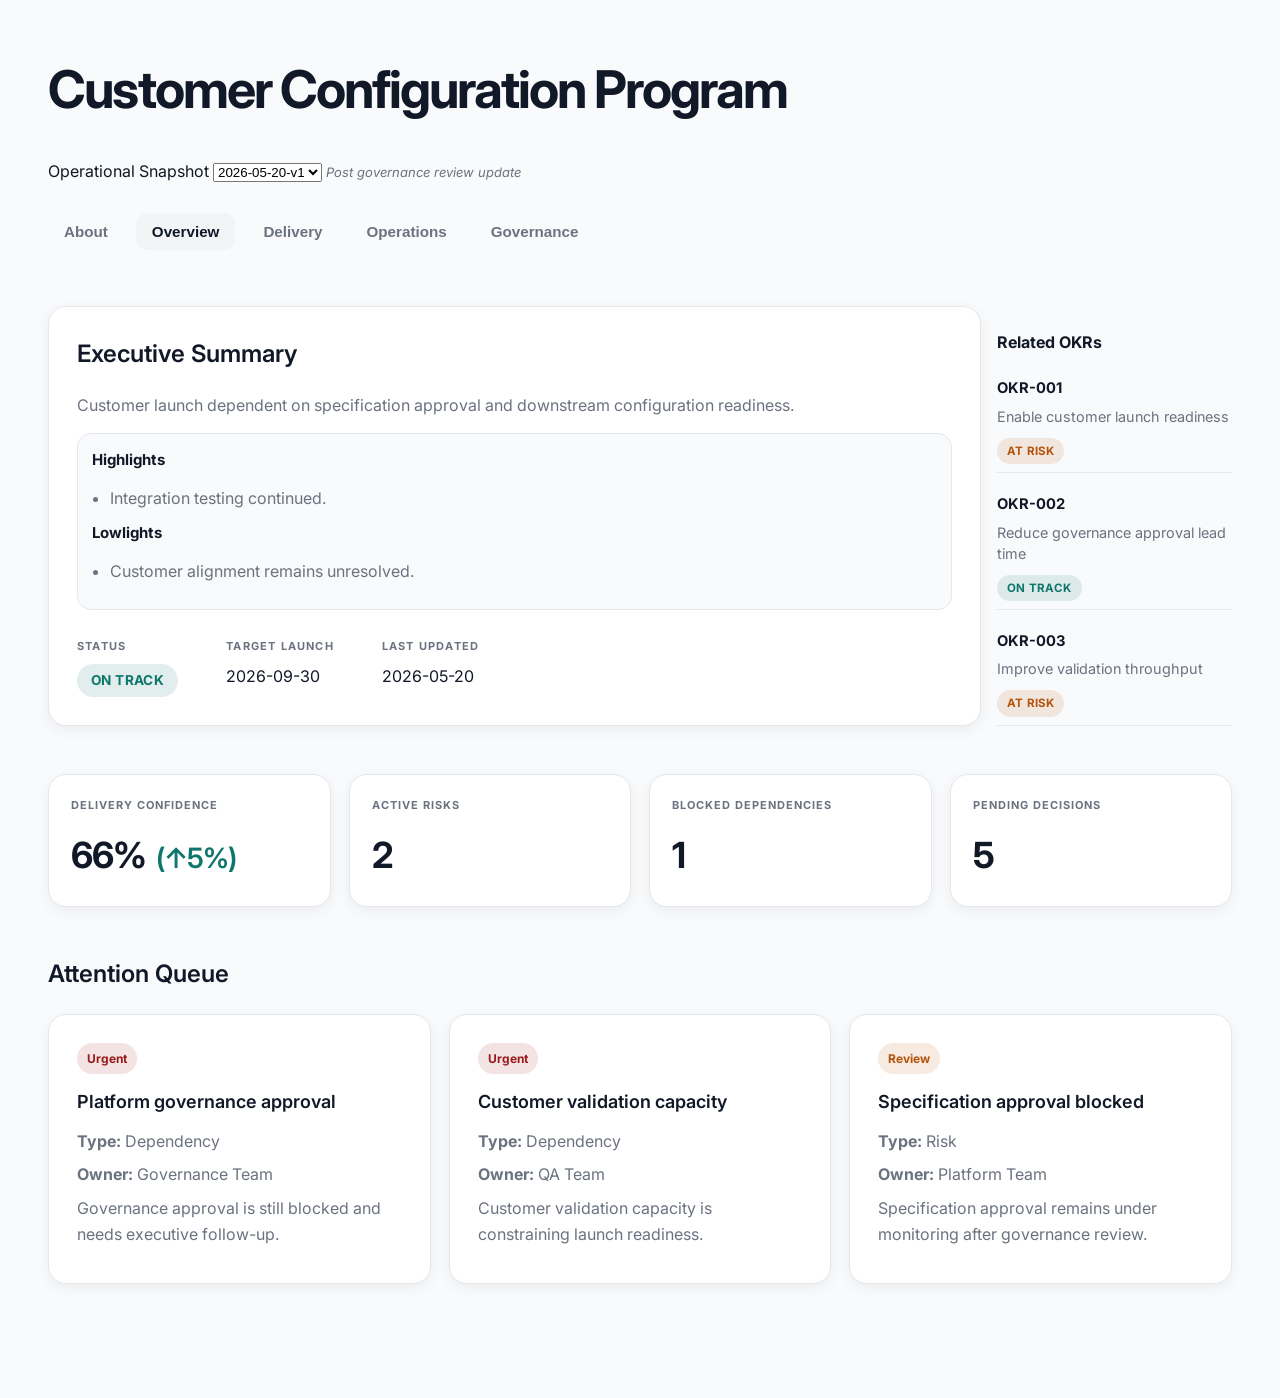
<file: index.html>
<!DOCTYPE html>
<html lang="en">
<head>
    <meta charset="UTF-8" />
    <meta name="viewport" content="width=device-width, initial-scale=1.0" />
    <title>Program Cockpit</title>

    <link rel="preconnect" href="https://fonts.googleapis.com">
    <link rel="preconnect" href="https://fonts.gstatic.com" crossorigin>

    <link
        href="https://fonts.googleapis.com/css2?family=Inter:wght@400;500;600;700&display=swap"
        rel="stylesheet"
    />

    <link rel="stylesheet" href="styles.css" />
</head>

<body>
    <div class="container">
        <header>
            <h1 id="program-name"></h1>

            <div class="snapshot-selector-container">
                <label for="snapshot-selector">Operational Snapshot</label>
                <select id="snapshot-selector"></select>
                <span id="snapshot-note"></span>
            </div>

            <div class="tab-navigation">

                <button class="tab-button" data-tab="about">
                    About
                </button>

                <button class="tab-button active" data-tab="overview">
                    Overview
                </button>

                <button class="tab-button" data-tab="delivery">
                    Delivery
                </button>

                <button class="tab-button" data-tab="operations">
                    Operations
                </button>

                <button class="tab-button" data-tab="governance">
                    Governance
                </button>
            </div>
        </header>
        <main>
            <div id="tab-about" class="tab-content">
                <section class="section">
                    <div class="section-header">
                        <h2>
                            Operational Interfaces
                        </h2>
                    </div>
                    <div id="interfaces-container"></div>
                </section>
            </div>
            <div id="tab-overview" class="tab-content active">
                <section class="summary-layout">
                    <div class="summary-main">
                        <div class="summary-card">
                            <h2>Executive Summary</h2>
                            <p id="executive-summary"></p>

                            <div class="summary-column">
                                <h3 class="summary-title">
                                    Highlights
                                </h3>
                                <ul id="highlights-list"></ul>

                                <h3 class="summary-title">
                                    Lowlights
                                </h3>
                                <ul id="lowlights-list"></ul>
                            </div>
                        
                            <div class="summary-grid">
                                <div>
                                    <span class="label">Status</span>
                                    <span id="status-class"></span>
                                </div>
                                <div>
                                    <span class="label">Target Launch</span>
                                    <span id="target-launch"></span>
                                </div>
                                <div>
                                    <span class="label">Last Updated</span>
                                    <span id="last-updated"></span>
                                </div>
                            </div>
                        </div>
                    </div>
                    <aside class="summary-sidebar">
                        <div id="okr-container">
                            <div class="related-okrs">
                                <div class="okr-reference-list"></div>
                            </div>
                        </div>
                    </aside>
                </section>

                <section class="health-strip">
                    <div class="health-metric">
                        <span class="metric-label"></span>
                        <span class="metric-value"></span>
                    </div>

                    <div class="health-metric">
                        <span class="metric-label"></span>
                        <span class="metric-value"></span>
                    </div>

                    <div class="health-metric">
                        <span class="metric-label"></span>
                        <span class="metric-value"></span>
                    </div>

                    <div class="health-metric">
                        <span class="metric-label"></span>
                        <span class="metric-value"></span>
                    </div>
                </section>

                <section class="panel panel-full-width">
                    <h2>Attention Queue</h2>
                    <div id="attention-container" class="attention-grid"></div>
                </section>
            </div>

            <div id="tab-delivery" class="tab-content">
                <section class="panel panel-full-width">
                    <h2 id="milestones-title"></h2>
                    <div id="milestones-container"></div>
                </section>

                <section class="panel">
                    <h2 id="features-title"></h2>
                    <div id="features-container"></div>
                </section>
            </div>

            <div id="tab-operations" class="tab-content">
                <section class="panel">
                    <h2 id="risks-title"></h2>
                    <div id="risks-container"></div>
                </section>

                <section class="panel panel-full-width">
                    <h2>Program Dependencies</h2>
                    <div id="dependencies-container"></div>
                </section>

                <section class="section">
                    <h2> Operational Attention Queue</h2>
                    <div id="operations-attention-container"></div>
                </section>
            </div>

            <div id="tab-governance" class="tab-content">
                <section class="panel panel-full-width">
                    <h2 id="decisions-title"></h2>
                    <div id="decisions-container"></div>
                </section>

                <section class="panel panel-full-width governance-panel">
                    <h2>Governance Warnings</h2>
                    <div id="governance-warnings-container"></div>
                </section>
            </div>
        </main>

        <div id="mitigation-modal" class="modal hidden" aria-hidden="true">
            <div class="modal-backdrop" onclick="closeMitigationModal()"></div>
            <div class="modal-content" role="dialog" aria-modal="true">
                <div class="modal-header">
                    <h3 class="modal-title"></h3>
                    <button class="modal-close" onclick="closeMitigationModal()" aria-label="Close">&times;</button>
                </div>
                <div class="modal-body"></div>
            </div>
        </div>
    </div>

    <script src="js/config.js"></script>

    <script src="js/schema/risk-schema.js"></script>
    <script src="js/schema/decision-schema.js"></script>
    <script src="js/schema/milestone-schema.js"></script>
    <script src="js/schema/dependency-schema.js"></script>
    <script src="js/schema/attention-schema.js"></script>
    <script src="js/schema/feature-schema.js"></script>

    <script src="js/engine/tab-engine.js"></script>
    <script src="js/engine/validation-engine.js"></script>
    <script src="js/engine/risk-engine.js"></script>
    <script src="js/engine/governance-engine.js"></script>
    <script src="js/engine/snapshot-engine.js"></script>
    <script src="js/engine/relationship-engine.js"></script>

    <script src="js/renderers/header-renderer.js"></script>
    <script src="js/renderers/summary-renderer.js"></script>
    <script src="js/renderers/milestone-renderer.js"></script>
    <script src="js/renderers/feature-renderer.js"></script>
    <script src="js/renderers/risk-renderer.js"></script>
    <script src="js/renderers/dependency-renderer.js"></script>
    <script src="js/renderers/decision-renderer.js"></script>
    <script src="js/renderers/attention-renderer.js"></script>
    <script src="js/renderers/governance-renderer.js"></script>
    <script src="js/renderers/okr-renderer.js"></script>
    <script src="js/renderers/interface-renderer.js"></script>

    <script src="js/app.js"></script>
</body>
</html>
</file>
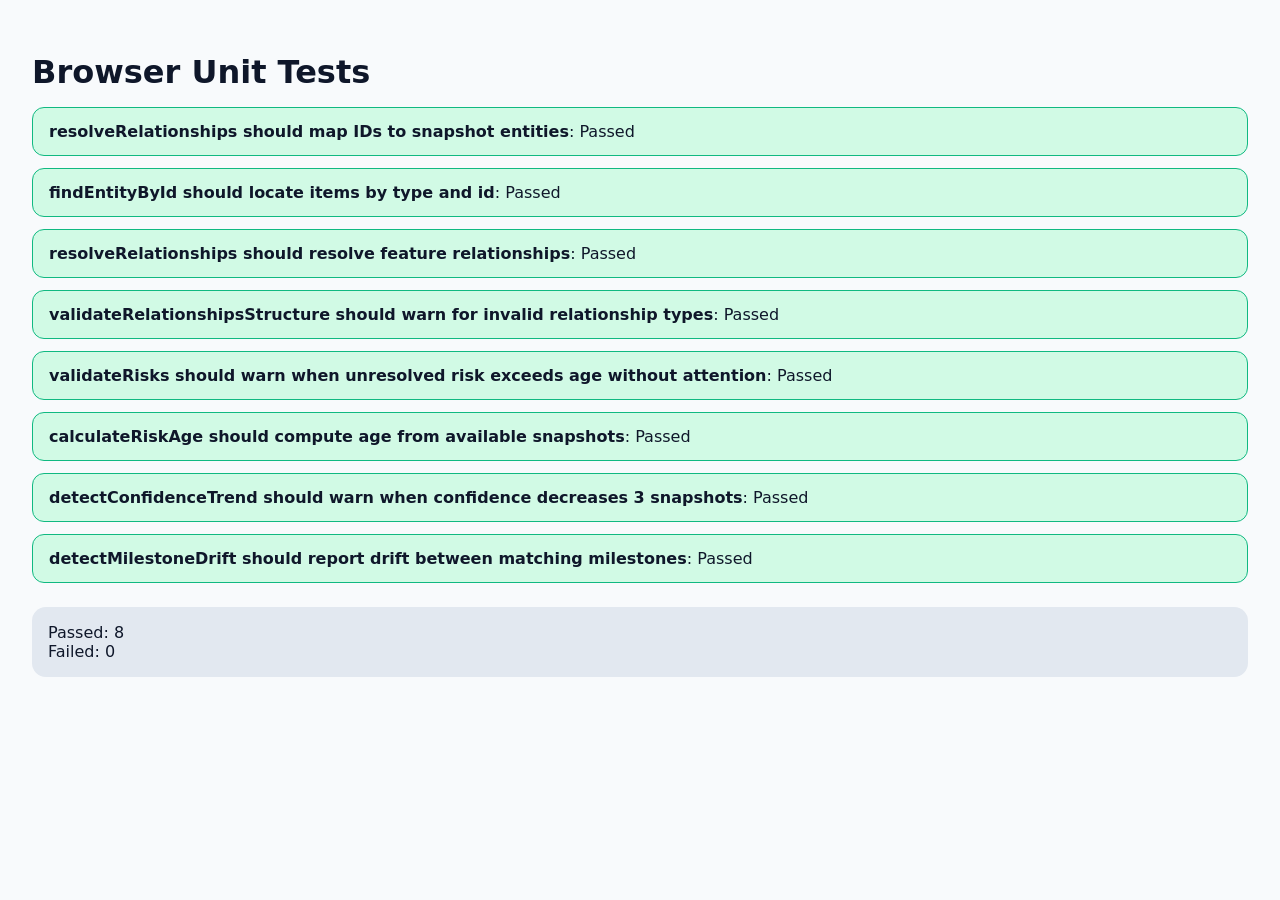
<file: test/browser_tests.html>
<!DOCTYPE html>
<html lang="en">
<head>
    <meta charset="UTF-8" />
    <meta name="viewport" content="width=device-width, initial-scale=1.0" />
    <title>Program Cockpit Browser Tests</title>
    <style>
        body {
            font-family: system-ui, sans-serif;
            background: #f8fafc;
            color: #0f172a;
            padding: 24px;
        }
        h1 {
            margin-bottom: 16px;
        }
        .result {
            margin-bottom: 12px;
            padding: 14px 16px;
            border-radius: 12px;
            border: 1px solid #cbd5e1;
        }
        .result.pass {
            background: #d1fae5;
            border-color: #10b981;
        }
        .result.fail {
            background: #fee2e2;
            border-color: #ef4444;
        }
        .summary {
            margin-top: 24px;
            padding: 16px;
            border-radius: 14px;
            background: #e2e8f0;
        }
    </style>
</head>
<body>
    <h1>Browser Unit Tests</h1>
    <div id="test-results"></div>
    <div id="summary" class="summary"></div>

    <script src="../js/config.js"></script>
    <script src="../js/engine/relationship-engine.js"></script>
    <script src="../js/engine/validation-engine.js"></script>
    <script src="../js/engine/governance-engine.js"></script>
    <script src="../js/engine/risk-engine.js"></script>
    <script src="browser_tests.js"></script>
</body>
</html>
</file>
<file: styles.css>
:root {
    --background: #F9FAFB;
    --surface: #FFFFFF;

    --border-color: #E5E7EB;

    --text-primary: #111827;
    --text-secondary: #6B7280;

    --shadow: rgba(15, 23, 42, 0.06);

    --off-track-background: rgba(153, 27, 27, 0.12);
    --off-track-color: #991B1B;
    --at-risk-background: rgba(180, 83, 9, 0.12);
    --at-risk-color: #B45309;
    --on-track-background: rgba(15, 118, 110, 0.12);
    --on-track-color: #0F766E;

    --new-background: rgba(44, 141, 133, 0.12);
    --new-color: #1d9389;
    --unknown-background: rgba(107, 114, 128, 0.12);
    --unknown-color: #6B7280;
    --completed-background: rgba(27, 78, 141, 0.12);
    --completed-color: #4b4ea6;

    --high-background: var(--off-track-background);
    --high-color: var(--off-track-color);
    --medium-background: rgba(202, 138, 4, 0.12);
    --medium-color: #CA8A04;
    --low-background: var(--on-track-background);
    --low-color: var(--on-track-color);
    --border: #E5E7EB;
    --heading-color: #111827;
    --surface-secondary: #F3F4F6;
    --resolved-background: rgba(15, 118, 110, 0.12);
    --resolved-color: #0F766E;
}

* {
    box-sizing: border-box;
    margin: 0;
    padding: 0;
}

body {
    background: var(--background);
    color: var(--text-primary);
    font-family: "Inter", sans-serif;
    line-height: 1.6;
    padding: 48px;
}

.container {
    max-width: 1400px;
    margin: 0 auto;
}

header {
    margin-bottom: 56px;
}

h1 {
    font-size: 52px;
    font-weight: 700;
    letter-spacing: -2px;
    margin-bottom: 28px;
}

h2 {
    font-size: 24px;
    font-weight: 600;
    margin-bottom: 20px;
}

h3 {
    font-size: 18px;
    font-weight: 600;
    margin-bottom: 12px;
}

p {
    color: var(--text-secondary);
}

section {
    margin-bottom: 48px;
}

.summary-card, .card {
    background: var(--surface);
    border: 1px solid var(--border);
    border-radius: 18px;
    padding: 28px;
    box-shadow: 0 4px 14px var(--shadow);
}

.summary-grid {
    display: flex;
    gap: 48px;
    margin-top: 28px;
}

.label {
    display: block;
    color: var(--text-secondary);
    font-size: 11px;
    font-weight: 700;
    text-transform: uppercase;
    letter-spacing: 1.2px;
    margin-bottom: 8px;
}

.status {
    display: inline-flex;
    align-items: center;
    padding: 6px 12px;
    border-radius: 999px;
    font-size: 13px;
    font-weight: 600;
}

.at-risk {
    background: var(--at-risk-background);
    color: var(--at-risk-color);
}

.on-track {
    background: var(--on-track-background);
    color: var(--on-track-color);
}

.off-track {
    background-color: var(--off-track-background);
    color: var(--off-track-color);
}

.unknown {
    background-color: rgba(107, 114, 128, 0.12);
    color: var(--unknown-color);
}

.card {
    margin-bottom: 18px;
    transition:
        transform 0.12s ease,
        box-shadow 0.12s ease;
}

.card:hover {
    transform: translateY(-2px);
    box-shadow: 0 8px 24px rgba(15, 23, 42, 0.08);
}

.card p {
    margin-bottom: 8px;
}

.cockpit-grid {
    display: grid;
    grid-template-columns: 2fr 1fr;
    gap: 24px;
}

.panel {
    background: transparent;
    min-width: 0;
}

.panel-large {
    min-height: 500px;
}

.panel-wide {
    grid-column: span 2;
}

@media (max-width: 1000px) {
    .cockpit-grid {
        grid-template-columns: 1fr;
    }
    .panel-wide {
        grid-column: span 1;
    }
}

.horizontal-timeline {
    display: flex;
    align-items: flex-start;
    gap: 24px;
    width: 100%;
    overflow-x: auto;
    overflow-y: hidden;
    padding-bottom: 12px;
    margin-top: 20px;
}

.horizontal-timeline-item {
    position: relative;
    min-width: 240px;
    flex-shrink: 0;
}

.horizontal-timeline-item::after {
    content: "";
    position: absolute;
    top: 11px;
    left: calc(100% - 12px);
    width: 24px;
    height: 2px;
    background: #D1D5DB;
}

.horizontal-timeline-item:last-child::after {
    display: none;
}

.horizontal-marker {
    width: 24px;
    height: 24px;
    border-radius: 999px;
    border: 4px solid white;
    margin-bottom: 16px;
}

.horizontal-marker.on-track {
    background: var(--on-track-color);
}

.horizontal-marker.at-risk {
    background: var(--at-risk-color);
}

.horizontal-marker.off-track {
    background: var(--off-track-color);
}

.horizontal-marker.unknown {
    background: var(--unknown-color);
}

.horizontal-content h3 {
    margin-bottom: 8px;
}

.horizontal-content p {
    margin-bottom: 10px;
}

.health-strip {
    display: grid;
    grid-template-columns: repeat(4, 1fr);
    gap: 18px;
    margin-top: 28px;
}

.health-metric {
    background: white;
    border: 1px solid var(--border-color);
    border-radius: 18px;
    padding: 22px;
    box-shadow: 0 4px 14px var(--shadow);
}

.metric-label {
    display: block;
    font-size: 11px;
    font-weight: 700;
    text-transform: uppercase;
    letter-spacing: 1px;
    color: var(--text-secondary);
    margin-bottom: 12px;
}

.metric-value {
    font-size: 36px;
    font-weight: 700;
    letter-spacing: -1px;
}

@media (max-width: 1000px) {
    .health-strip {
        grid-template-columns: 1fr 1fr;
    }
}

@media (max-width: 700px) {
    .health-strip {
        grid-template-columns: 1fr;
    }
}

.feature-header {
    display: flex;
    justify-content: space-between;
    align-items: center;
    margin-bottom: 14px;
}

.risk-table {
    width: 100%;
    border-collapse: collapse;
    table-layout: auto;
}

.risk-table th {
    text-align: left;
    padding: 14px;
    border-bottom: 1px solid var(--border-color);
    font-size: 0.82rem;
    text-transform: uppercase;
    letter-spacing: 0.04em;
    color: var(--text-secondary);
}

.risk-table td {
    padding: 18px 14px;
    vertical-align: top;
    border-bottom: 1px solid var(--border-color);
}

.risk-table th:first-child,
.risk-table td:first-child,
.feature-table th:first-child,
.feature-table td:first-child {
    width: 1%;
}

.risk-table th:nth-child(4),
.risk-table td:nth-child(4),
.risk-table th:nth-child(5),
.risk-table td:nth-child(5),
.risk-table th:nth-child(6),
.risk-table td:nth-child(6),
.risk-table th:nth-child(7),
.risk-table td:nth-child(7),
.feature-table th:nth-child(5),
.feature-table td:nth-child(5),
.feature-table th:nth-child(6),
.feature-table td:nth-child(6),
.feature-table th:nth-child(7),
.feature-table td:nth-child(7) {
    width: 1%;
    white-space: nowrap;
}

.entity-id-cell,
.relationship-id {
    white-space: nowrap;
}

.relationship-cell {
    min-width: 210px;
}

.risk-table .relationship-cell {
    width: 24%;
}

.feature-table .relationship-cell {
    width: 22%;
}

.risk-impact {
    margin-top: 8px;
    color: var(--text-secondary);
    line-height: 1.45;
    font-size: 0.92rem;
}

.mitigation-button {
    border: none;
    border-radius: 999px;
    padding: 6px 12px;
    font-size: 0.78rem;
    font-weight: 700;
    cursor: pointer;
    white-space: nowrap;
}

.badge {
    display: inline-flex;
    align-items: center;
    padding: 6px 10px;
    border-radius: 999px;
    font-size: 12px;
    font-weight: 700;
    white-space: nowrap;
}

.attention-queue-informational {
    background: var(--on-track-background);
    color: var(--on-track-color);
}

.attention-queue-review {
    background: var(--at-risk-background);
    color: var(--at-risk-color);
}

.attention-queue-urgent {
    background: var(--off-track-background);
    color: var(--off-track-color);
}

.severity-high {
    background: var(--high-background);
    color: var(--high-color);
}

.severity-medium {
    background: var(--medium-background);
    color: var(--medium-color);
}

.severity-low {
    background: var(--low-background);
    color: var(--low-color);
}

.risk-state-unresolved {
    background: var(--at-risk-background);
    color: var(--at-risk-color);
}

.risk-state-mitigated {
    background: var(--on-track-background);
    color: var(--on-track-color);
}

.risk-state-accepted {
    background: var(--on-track-background);
    color: var(--on-track-color);
}

.risk-state-monitoring {
    background: var(--at-risk-background);
    color: var(--at-risk-color);
}

.risk-state-closed {
    background: var(--completed-background);
    color: var(--completed-color);
}

.risk-mitigation-proposed {
    background: var(--at-risk-background);
    color: var(--at-risk-color);
}

.risk-mitigation-under-review {
    background: var(--at-risk-background);
    color: var(--at-risk-color);
}

.risk-mitigation-accepted {
    background: var(--on-track-background);
    color: var(--on-track-color);
}

.risk-mitigation-in-progress {
    background: var(--at-risk-background);
    color: var(--at-risk-color);
}

.risk-mitigation-validated {
    background: var(--on-track-background);
    color: var(--on-track-color);
}

.risk-mitigation-rejected {
    background: var(--off-track-background);
    color: var(--off-track-color);
}

.risk-mitigation-blocked {
    background: var(--off-track-background);
    color: var(--off-track-color);
}

.decision-status-proposed {
    background: var(--at-risk-background);
    color: var(--at-risk-color);
}

.decision-status-under-review {
    background: var(--at-risk-background);
    color: var(--at-risk-color);
}

.decision-status-accepted {
    background: var(--on-track-background);
    color: var(--on-track-color);
}

.decision-status-implemented {
    background: var(--on-track-background);
    color: var(--on-track-color);
}

.decision-status-rejected {
    background: var(--off-track-background);
    color: var(--off-track-color);
}

.dependencies-section {
    margin-top: 18px;
}

.dependency-label {
    display: block;

    font-size: 12px;
    font-weight: 700;

    text-transform: uppercase;
    letter-spacing: 1px;

    color: var(--text-secondary);

    margin-bottom: 10px;
}

.dependencies-container {
    display: flex;

    flex-wrap: wrap;

    gap: 10px;
}

.dependency-badge {
    border-radius: 999px;
    padding: 8px 12px;
    font-size: 13px;
    font-weight: 500;
}

.attention-header {
    margin-bottom: 14px;
}

.risk-attention-monitor {
    background: var(--unknown-background);
    color: var(--unknown-color);
}

.risk-attention-active {
    background: var(--at-risk-background);
    color: var(--at-risk-color);
}

.risk-attention-escalated {
    background: var(--off-track-background);
    color: var(--off-track-color);
}

.summary-column {
    background: var(--background);
    border: 1px solid var(--border-color);
    border-radius: 14px;
    padding: 14px;
    margin-top: 14px;
}

.confidence-low {
    background: var(--low-background);
    color: var(--low-color);
}

.confidence-medium {
    background: var(--medium-background);
    color: var(--medium-color);
}

.confidence-high {
    background: var(--high-background);
    color: var(--high-color);
}

.summary-title {
    font-size: 15px;
    font-weight: 700;
    margin-bottom: 14px;
}

.summary-column ul {
    padding-left: 18px;
}

.summary-column li {
    color: var(--text-secondary);
    margin-bottom: 10px;
}

.snapshot-selector-container {
    margin-bottom: 28px;
}

#milestones-container {
    overflow: hidden;
}

.panel-full-width {
    width: 100%;
}

.attention-grid {
    display: grid;
    grid-template-columns: repeat(3, 1fr);
    gap: 18px;
    margin-top: 20px;
}

@media (max-width: 1100px) {
    .attention-grid {
        grid-template-columns: 1fr;
    }

    .bottom-grid {
        grid-template-columns: 1fr;
    }
}

.attention-reason {
    margin-top: 12px;
    font-size: 14px;
    line-height: 1.5;
}

.metric-value {
    display: flex;
    align-items: baseline;
    gap: 10px;
}

.metric-main {
    font-size: 36px;
    font-weight: 700;
    letter-spacing: -1px;
}

.metric-delta {
    font-size: 28px;
    font-weight: 600;
}

.delta-positive {
    color: var(--on-track-color);
}

.delta-negative {
    color: var(--off-track-color);
}

.risk-header {
    display: flex;
    justify-content: space-between;
    align-items: center;
    margin-bottom: 14px;
}

.risk-change {
    display: inline-flex;
    padding: 5px 10px;
    border-radius: 999px;
    font-size: 11px;
    font-weight: 700;
    text-transform: uppercase;
    letter-spacing: 0.5px;
}

.new {
    background: rgba(15, 118, 110, 0.10);
    color: var(--on-track-color);
}

.escalated {
    background: var(--off-track-background);
    color: var(--off-track-color);
}

.resolved {
    background: var(--resolved-background);
    color: var(--resolved-color);
}

#snapshot-note {
    margin-top: 6px;

    font-size: 13px;

    color: var(--text-secondary);

    font-style: italic;
}

.governance-warning {
    padding: 16px 18px;

    border-radius: 14px;

    margin-bottom: 14px;

    border: 1px solid transparent;
}

.governance-warning.high {
    background: rgba(153, 27, 27, 0.05);

    border-color: var(--off-track-color)
}

.governance-warning.medium {
    background: var(--medium-background);
    border-color: var(--medium-color);
}

.governance-warning-header {
    display: flex;

    align-items: center;

    gap: 12px;

    margin-bottom: 10px;
}

.governance-severity {
    font-size: 11px;
    font-weight: 700;

    letter-spacing: 0.5px;

    text-transform: uppercase;

    color: var(--off-track-color);
}

.governance-category {
    font-size: 12px;

    color: var(--text-secondary);
}

.governance-message {
    font-size: 14px;

    line-height: 1.5;
}

.program-status {
    display: inline-flex;
    align-items: center;
    padding: 6px 14px;
    border-radius: 999px;
    font-size: 0.85rem;
    font-weight: 700;
    text-transform: uppercase;
    letter-spacing: 0.03em;
    width: fit-content;
}

.program-status.on-track {
    background-color: var(--on-track-background);
    color: var(--on-track-color);
}

.program-status.at-risk {
    background-color: var(--at-risk-background);
    color: var(--at-risk-color);
}

.program-status.off-track {
    background-color: var(--off-track-background);
    color: var(--off-track-color);
}

.program-status.unknown {
    background-color: var(--unknown-background);
    color: var(--unknown-color);
}

.feature-confidence-high {
    background-color: var(--on-track-background);
    color: var(--on-track-color);
}

.feature-confidence-medium {
    background-color: var(--medium-background);
    color: var(--medium-color);
}

.feature-confidence-low {
    background-color: var(--off-track-background);
    color: var(--off-track-color);
}

.feature-status-planned {
    background-color: var(--unknown-background);
    color: var(--unknown-color);
}

.feature-status-in-progress {
    background-color: var(--at-risk-background);
    color: var(--at-risk-color);
}

.feature-status-completed {
    background-color: var(--completed-background);
    color: var(--completed-color);
}

.feature-status-blocked {
    background-color: var(--off-track-background);
    color: var(--off-track-color);
}

.feature-risk-low {
    background-color: var(--on-track-background);
    color: var(--on-track-color);
}

.feature-risk-medium {
    background-color: var(--medium-background);
    color: var(--medium-color);
}

.feature-risk-high {
    background-color: var(--off-track-background);
    color: var(--off-track-color);
}

.related-okrs {
    margin-top: 24px;
}

.section-subtitle {
    font-size: 1rem;
    font-weight: 700;
    margin-bottom: 14px;
    color: #111827;
}

.okr-reference-list {
    display: flex;
    flex-direction: column;
    gap: 12px;
}

.okr-reference {
    display: flex;
    flex-direction: column;
    gap: 6px;
    padding: 8px 0;
    border-bottom:
        1px solid
        var(--border-color);
}

.okr-status-badge {
    display: inline-flex;
    align-items: center;
    padding: 4px 10px;
    border-radius: 999px;
    font-size: 0.72rem;
    font-weight: 700;
    text-transform: uppercase;
    letter-spacing: 0.02em;
    width: fit-content;
}

.okr-off-track {
    background-color: var(--off-track-background);
    color: var(--off-track-color);
}

.okr-at-risk {
    background-color: var(--at-risk-background);
    color: var(--at-risk-color);
}

.okr-on-track {
    background-color: var(--on-track-background);
    color: var(--on-track-color);
}

.summary-layout {
    display: grid;
    grid-template-columns:
        minmax(0, 2.6fr)
        minmax(220px, 0.7fr);
    align-items: start;
}

.okr-content {
    display: flex;
    flex-direction: column;
    gap: 6px;
    min-width: 0;
}

.okr-id {
    white-space: nowrap;
    font-weight: 700;
    color: var(--heading-color);
    font-size: 0.92rem;
}

.okr-objective {
    color: var(--text-secondary);
    line-height: 1.45;
    font-size: 0.9rem;
}

.okr-status-wrapper {
    margin-top: 4px;
}

.summary-sidebar {
    font-size: 0.92rem;
    padding-left: 16px;
}

.dependency-status-wrapper {
    display: flex;
    justify-content: space-between;
    align-items: center;
    margin-bottom: 14px;
}

.dependency-status-badge {
    display: inline-flex;
    align-items: center;
    padding: 4px 10px;
    border-radius: 999px;
    font-size: 0.72rem;
    font-weight: 700;
    text-transform: uppercase;
    letter-spacing: 0.02em;
    width: fit-content;
}

.dependency-blocked {
    background-color: var(--off-track-background);
    color: var(--off-track-color);
}

.dependency-at-risk {
    background-color: var(--at-risk-background);
    color: var(--at-risk-color);
}

.dependency-resolved, .dependency-active {
    background-color: var(--on-track-background);
    color: var(--on-track-color);
}

.relationship-section {
    margin-top: 16px;
}

.relationship-list {
    margin-top: 8px;
    padding-left: 18px;
    color: var(--text-secondary);
    line-height: 1.5;
}

.feature-table {
    width: 100%;
    border-collapse: collapse;
    table-layout: auto;
}

.feature-table th {
    text-align: left;
    padding: 14px;
    border-bottom:
        1px solid
        var(--border-color);
    font-size: 0.82rem;
    text-transform: uppercase;
    letter-spacing: 0.04em;
    color: var(--text-secondary);
}

.feature-table td {
    padding: 16px 14px;
    vertical-align: top;
    border-bottom:
        1px solid
        var(--border-color);
}

.relationship-list-stack {
    display: grid;
    gap: 6px;
    list-style: none;
    margin: 0;
    padding: 0;
}

.relationship-list-stack li {
    display: grid;
    grid-template-columns: max-content minmax(0, 1fr);
    gap: 6px;
    align-items: start;
    min-width: 0;
    color: var(--text-secondary);
    font-size: 0.72rem;
    line-height: 1.35;
}

.relationship-id {
    color: var(--text-primary);
    font-weight: 700;
}

.relationship-id::after {
    content: " —";
    color: var(--text-secondary);
    font-weight: 500;
}

.relationship-title {
    min-width: 0;
}

.modal {
    position: fixed;
    inset: 0;
    display: none;
    align-items: center;
    justify-content: center;
    padding: 20px;
    z-index: 2000;
}

.modal.visible {
    display: flex;
}

.modal-backdrop {
    position: absolute;
    inset: 0;
    background: rgba(15, 23, 42, 0.55);
}

.modal-content {
    position: relative;
    z-index: 1;
    width: min(100%, 560px);
    background: var(--surface);
    border-radius: 20px;
    box-shadow: 0 24px 60px rgba(15, 23, 42, 0.18);
    padding: 24px;
}

.modal-header {
    display: flex;
    justify-content: space-between;
    align-items: center;
    gap: 16px;
    margin-bottom: 18px;
}

.modal-title {
    margin: 0;
    font-size: 1.05rem;
    font-weight: 700;
    color: var(--text-primary);
}

.modal-close {
    border: none;
    background: transparent;
    color: var(--text-secondary);
    font-size: 1.8rem;
    line-height: 1;
    cursor: pointer;
}

.modal-body {
    color: var(--text-secondary);
    line-height: 1.7;
    font-size: 0.95rem;
}

.modal-body p {
    margin-bottom: 1rem;
}

.tab-navigation {
    display: flex;
    align-items: center;
    gap: 12px;
    margin-bottom: 32px;
}

.tab-button {
    border: none;
    background-color: transparent;
    color: var(--text-secondary);
    font-size: 0.95rem;
    font-weight: 600;
    padding: 10px 16px;
    border-radius: 10px;
    cursor: pointer;
    transition: background-color 0.2s ease, color 0.2s ease;
}

.tab-button:hover {
    background-color: var(--surface-secondary);
}

.tab-button.active {
    background-color: var(--surface-secondary);
    color: var(--text-primary);
}

.tab-content {
    display: none;
}

.tab-content.active {
    display: block;
}

.attention-table {
    width: 100%;
    border-collapse: collapse;
}

.attention-table th {
    text-align: left;
    padding: 14px;
    border-bottom: 1px solid var(--border-color);
    font-size: 0.82rem;
    text-transform: uppercase;
    letter-spacing: 0.04em;
    color: var(--text-secondary);
}

.attention-table td {
    padding: 16px 14px;
    border-bottom: 1px solid var(--border-color);
    vertical-align: top;
}

.attention-level-badge {
    display: inline-flex;
    align-items: center;
    padding: 4px 10px;
    border-radius: 999px;
    font-size: 0.72rem;
    font-weight: 700;
    text-transform: uppercase;
    letter-spacing: 0.02em;
}

.interface-grid {
    display: grid;
    grid-template-columns: 1fr 1fr;
    gap: 24px;
    margin-top: 18px;
}

.interfaces-table {
    width: 100%;

    border-collapse: collapse;
}

.interfaces-table th {
    text-align: left;

    padding: 14px;

    border-bottom:
        1px solid
        var(--border-color);

    font-size: 0.82rem;

    text-transform: uppercase;

    letter-spacing: 0.04em;

    color:
        var(--text-secondary);
}

.interfaces-table td {
    padding: 18px 14px;

    vertical-align: top;

    border-bottom:
        1px solid
        var(--border-color);
}

.interfaces-table ul {
    margin: 0;

    padding-left: 18px;
}

.interfaces-table li {
    margin-bottom: 6px;
}
</file>
